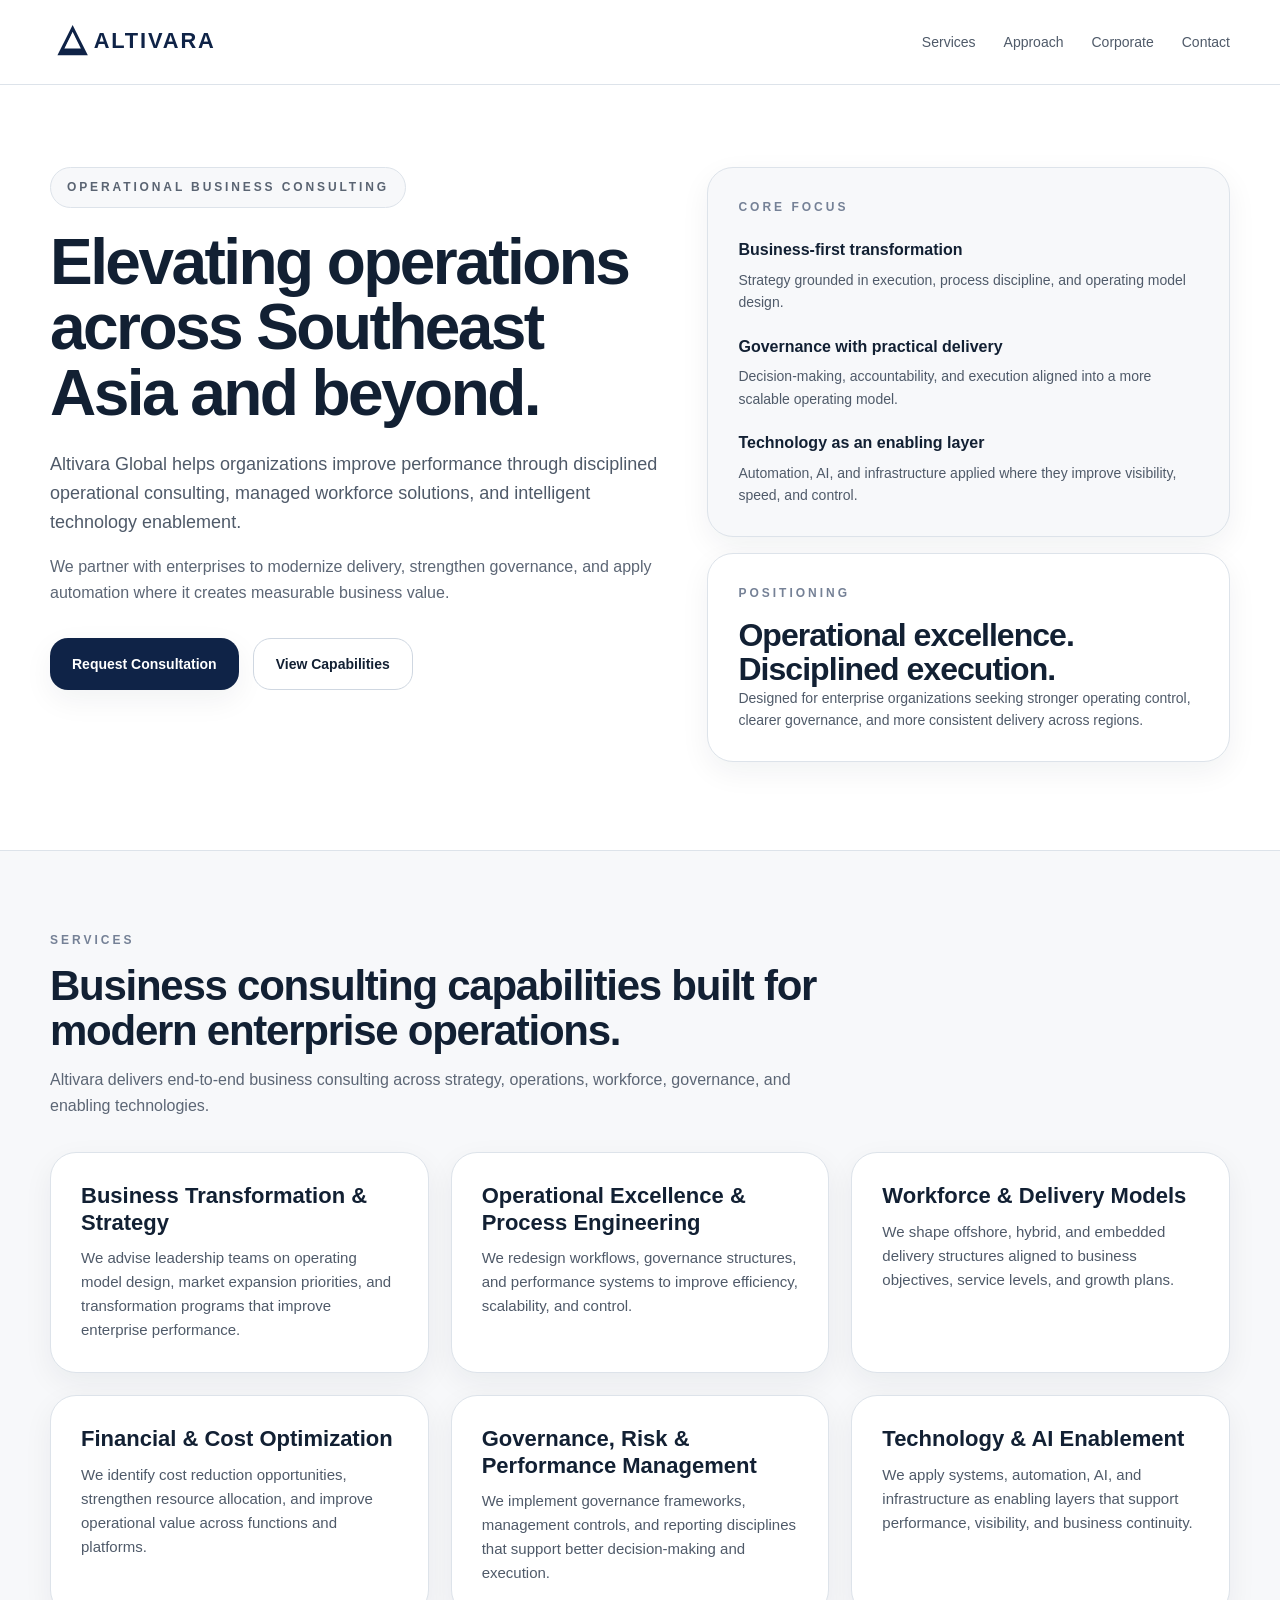
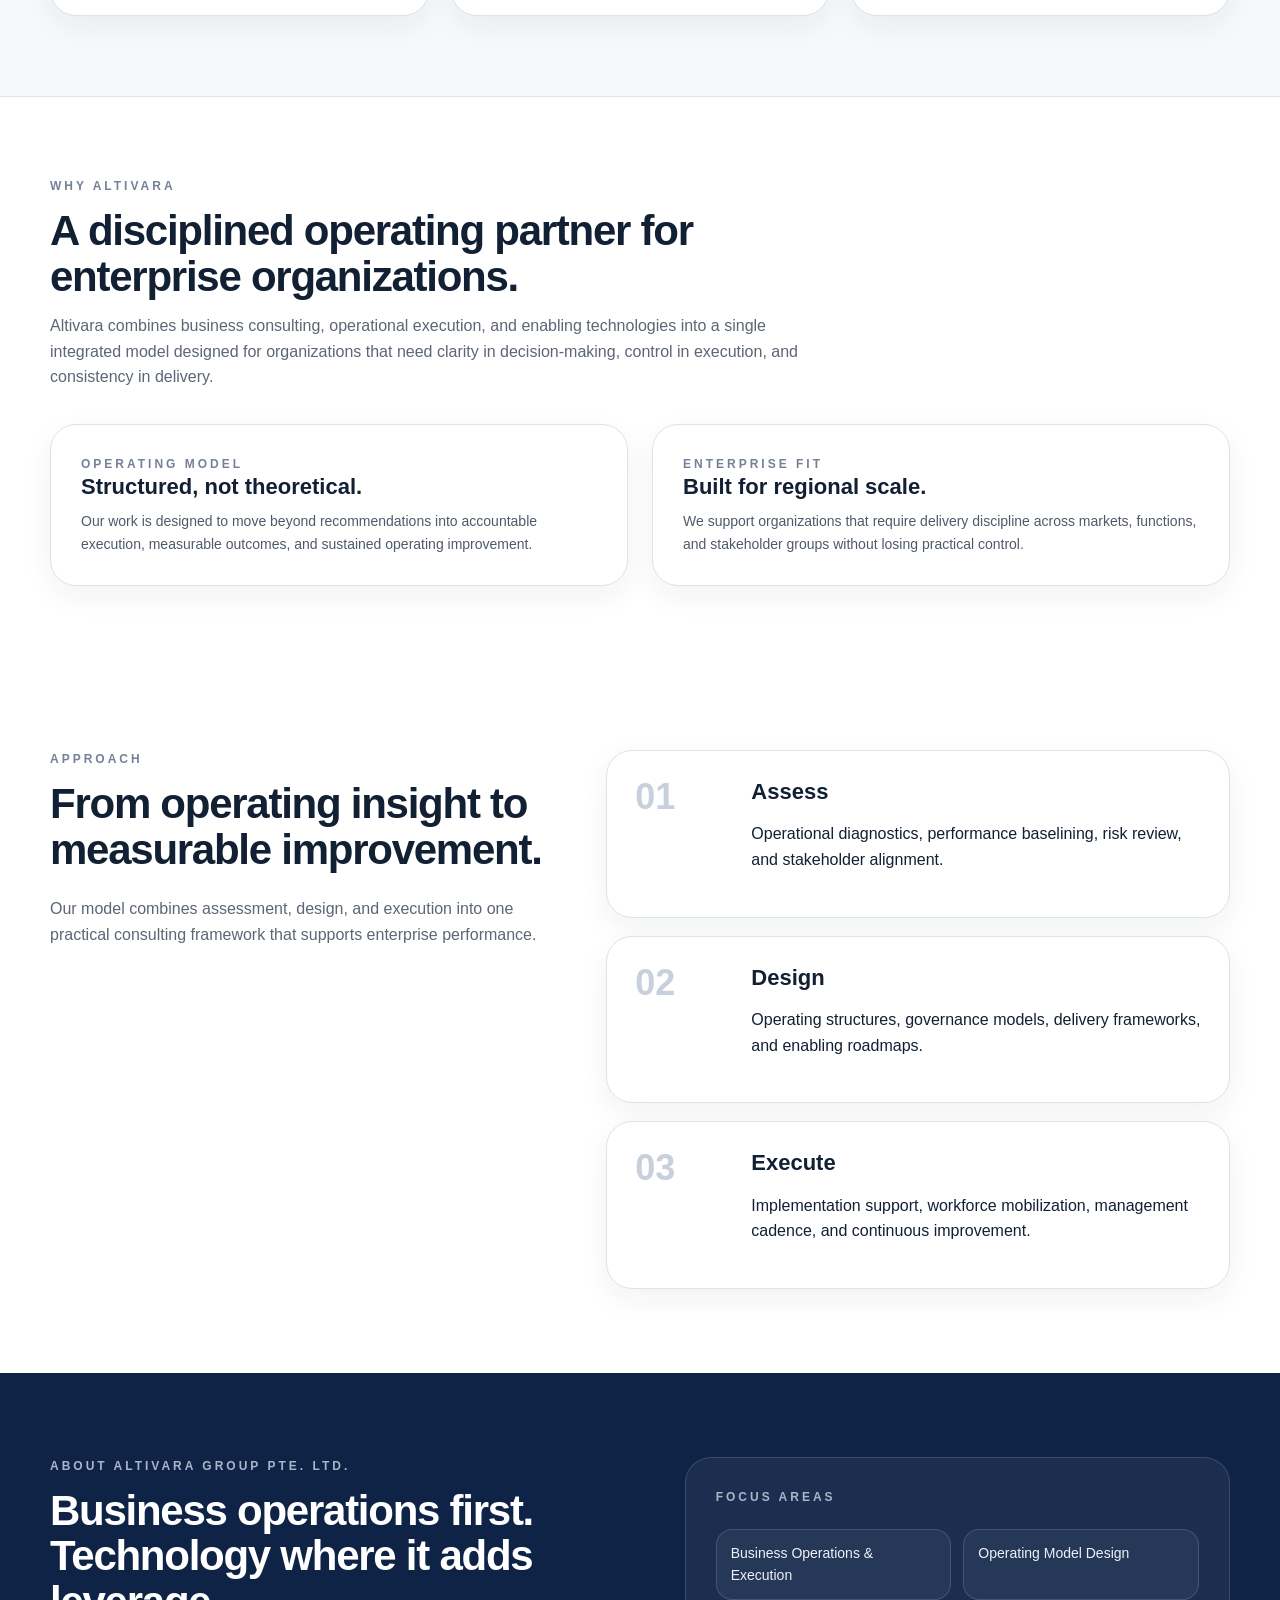
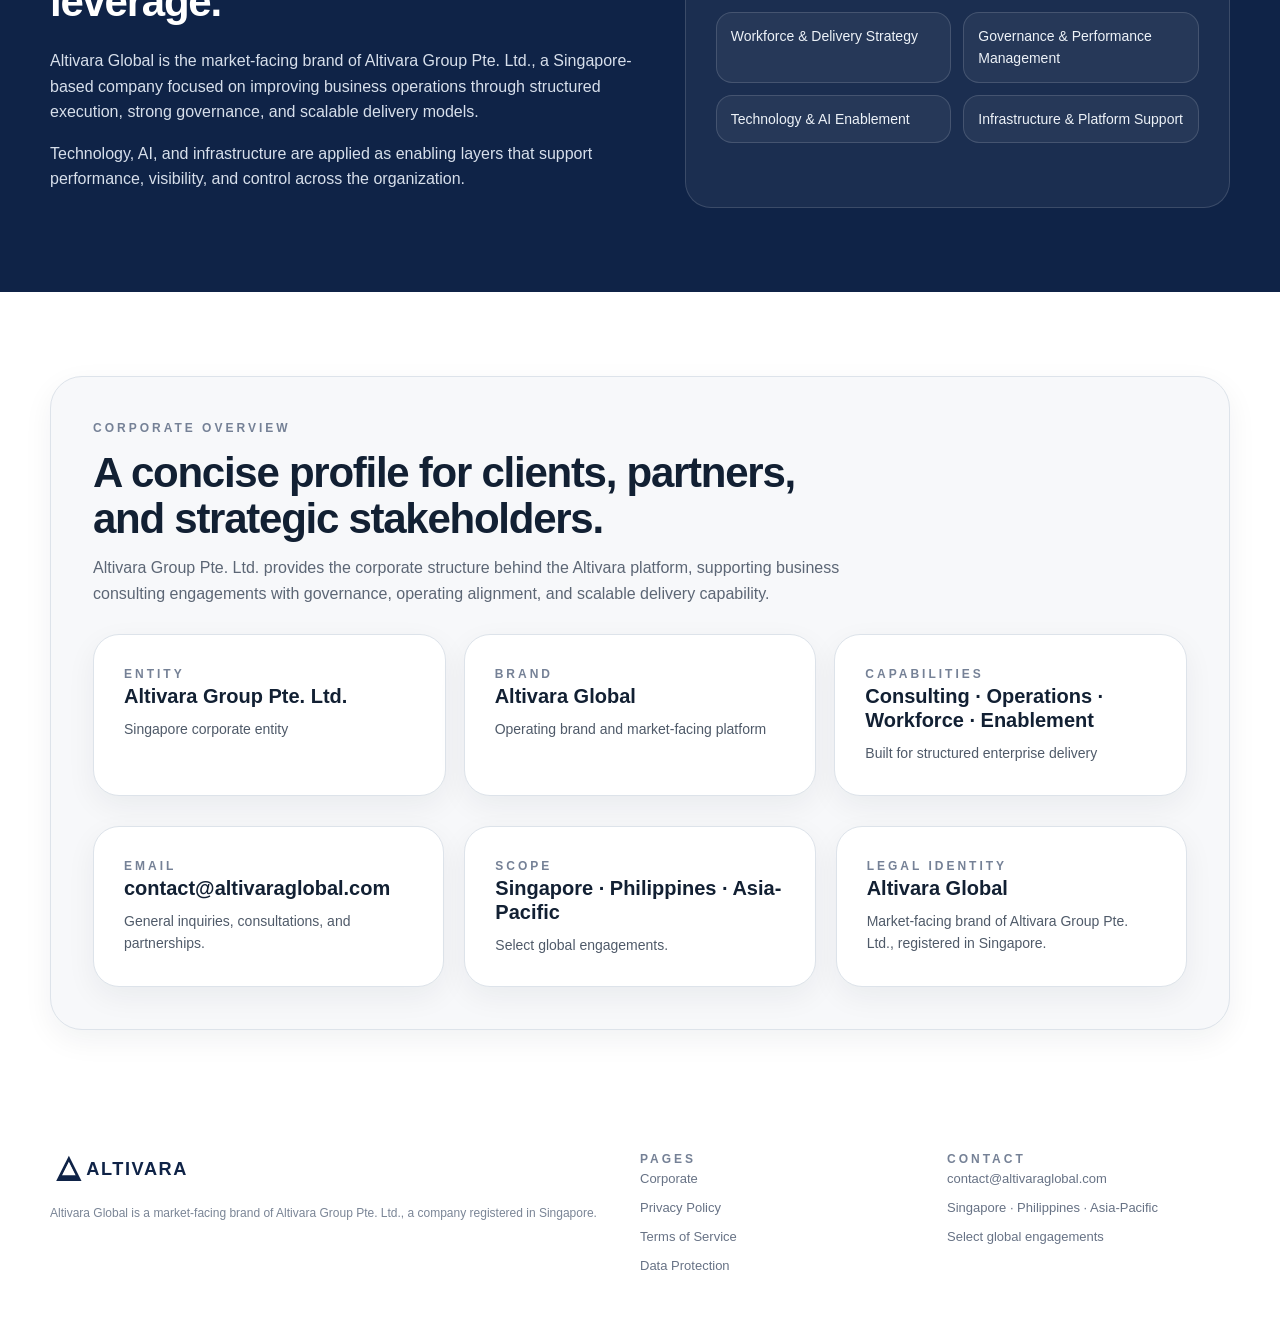
<file: index.html>
<!DOCTYPE html><html lang="en"><head><meta charset="UTF-8"><meta name="viewport" content="width=device-width, initial-scale=1.0"><title>Altivara Global</title><meta name="description" content="Altivara Global helps organizations improve business operations through structured execution, stronger governance, and scalable delivery models."><link rel="icon" href="assets/favicons/favicon.ico"><link rel="stylesheet" href="css/styles.css"></head><body>
<header>
  <div class="container header-inner">
    <a class="brand" href="index.html" aria-label="Altivara home">
      <picture>
        <source srcset="assets/logos/altivara_logo.svg" type="image/svg+xml">
        <img src="assets/logos/altivara_logo.png" alt="Altivara">
      </picture>
    </a>
    <nav>
      <a href="index.html#services">Services</a>
      <a href="index.html#approach">Approach</a>
      <a href="corporate.html">Corporate</a>
      <a href="index.html#contact">Contact</a>
    </nav>
  </div>
</header>
<main>
<section class="container hero"><div><div class="eyebrow">Operational Business Consulting</div><h1>Elevating operations<br>across Southeast Asia and beyond.</h1><p class="lead">Altivara Global helps organizations improve performance through disciplined operational consulting, managed workforce solutions, and intelligent technology enablement.</p><p class="sublead">We partner with enterprises to modernize delivery, strengthen governance, and apply automation where it creates measurable business value.</p><div class="actions"><a class="btn btn-primary" href="#contact">Request Consultation</a><a class="btn btn-secondary" href="#services">View Capabilities</a></div></div>
<div class="stack"><div class="card soft"><div class="label">Core Focus</div><div class="focus-list" style="margin-top:20px;"><div><h4>Business-first transformation</h4><p>Strategy grounded in execution, process discipline, and operating model design.</p></div><div><h4>Governance with practical delivery</h4><p>Decision-making, accountability, and execution aligned into a more scalable operating model.</p></div><div><h4>Technology as an enabling layer</h4><p>Automation, AI, and infrastructure applied where they improve visibility, speed, and control.</p></div></div></div><div class="card"><div class="label">Positioning</div><h2 style="font-size:32px; margin-top:14px;">Operational excellence. Disciplined execution.</h2><p>Designed for enterprise organizations seeking stronger operating control, clearer governance, and more consistent delivery across regions.</p></div></div></section>
<section id="services" class="band"><div class="container"><div class="section-head"><div class="label">Services</div><h2>Business consulting capabilities built for modern enterprise operations.</h2><p class="sublead">Altivara delivers end-to-end business consulting across strategy, operations, workforce, governance, and enabling technologies.</p></div><div class="services">
<div class="card service-card"><h3>Business Transformation &amp; Strategy</h3><p>We advise leadership teams on operating model design, market expansion priorities, and transformation programs that improve enterprise performance.</p></div>
<div class="card service-card"><h3>Operational Excellence &amp; Process Engineering</h3><p>We redesign workflows, governance structures, and performance systems to improve efficiency, scalability, and control.</p></div>
<div class="card service-card"><h3>Workforce &amp; Delivery Models</h3><p>We shape offshore, hybrid, and embedded delivery structures aligned to business objectives, service levels, and growth plans.</p></div>
<div class="card service-card"><h3>Financial &amp; Cost Optimization</h3><p>We identify cost reduction opportunities, strengthen resource allocation, and improve operational value across functions and platforms.</p></div>
<div class="card service-card"><h3>Governance, Risk &amp; Performance Management</h3><p>We implement governance frameworks, management controls, and reporting disciplines that support better decision-making and execution.</p></div>
<div class="card service-card"><h3>Technology &amp; AI Enablement</h3><p>We apply systems, automation, AI, and infrastructure as enabling layers that support performance, visibility, and business continuity.</p></div>
</div></div></section>
<section class="highlight-band"><div class="container"><div class="section-head"><div class="label">Why Altivara</div><h2>A disciplined operating partner for enterprise organizations.</h2><p class="sublead">Altivara combines business consulting, operational execution, and enabling technologies into a single integrated model designed for organizations that need clarity in decision-making, control in execution, and consistency in delivery.</p></div><div class="highlight-grid"><div class="card"><div class="label">Operating Model</div><h3>Structured, not theoretical.</h3><p>Our work is designed to move beyond recommendations into accountable execution, measurable outcomes, and sustained operating improvement.</p></div><div class="card"><div class="label">Enterprise Fit</div><h3>Built for regional scale.</h3><p>We support organizations that require delivery discipline across markets, functions, and stakeholder groups without losing practical control.</p></div></div></div></section>
<section id="approach" class="container approach"><div><div class="label">Approach</div><h2>From operating insight to measurable improvement.</h2><p class="sublead" style="margin-top:24px;">Our model combines assessment, design, and execution into one practical consulting framework that supports enterprise performance.</p></div><div class="steps"><div class="step"><div class="step-no">01</div><div><h3>Assess</h3><p>Operational diagnostics, performance baselining, risk review, and stakeholder alignment.</p></div></div><div class="step"><div class="step-no">02</div><div><h3>Design</h3><p>Operating structures, governance models, delivery frameworks, and enabling roadmaps.</p></div></div><div class="step"><div class="step-no">03</div><div><h3>Execute</h3><p>Implementation support, workforce mobilization, management cadence, and continuous improvement.</p></div></div></div></section>
<section class="dark-section"><div class="container dark-grid"><div><div class="label" style="color:#a9b6c8;">About Altivara Group Pte. Ltd.</div><h2>Business operations first. Technology where it adds leverage.</h2><p style="margin-top:24px;">Altivara Global is the market-facing brand of Altivara Group Pte. Ltd., a Singapore-based company focused on improving business operations through structured execution, strong governance, and scalable delivery models.</p><p>Technology, AI, and infrastructure are applied as enabling layers that support performance, visibility, and control across the organization.</p></div><div class="glass"><div class="label" style="color:#a9b6c8;">Focus Areas</div><div class="chips"><div class="chip">Business Operations &amp; Execution</div><div class="chip">Operating Model Design</div><div class="chip">Workforce &amp; Delivery Strategy</div><div class="chip">Governance &amp; Performance Management</div><div class="chip">Technology &amp; AI Enablement</div><div class="chip">Infrastructure &amp; Platform Support</div></div></div></div></section>
<section class="container contact"><div class="contact-wrap"><div class="section-head" style="margin-bottom:0;"><div class="label">Corporate Overview</div><h2>A concise profile for clients, partners, and strategic stakeholders.</h2><p class="sublead">Altivara Group Pte. Ltd. provides the corporate structure behind the Altivara platform, supporting business consulting engagements with governance, operating alignment, and scalable delivery capability.</p></div><div class="structure"><div class="card" style="margin:0;"><div class="label">Entity</div><h3 style="font-size:20px;">Altivara Group Pte. Ltd.</h3><p>Singapore corporate entity</p></div><div class="card" style="margin:0;"><div class="label">Brand</div><h3 style="font-size:20px;">Altivara Global</h3><p>Operating brand and market-facing platform</p></div><div class="card" style="margin:0;"><div class="label">Capabilities</div><h3 style="font-size:20px;">Consulting · Operations · Workforce · Enablement</h3><p>Built for structured enterprise delivery</p></div></div>
<div id="contact" class="contact-grid"><div class="card" style="margin:0;"><div class="label">Email</div><h3 style="font-size:20px;">contact@altivaraglobal.com</h3><p>General inquiries, consultations, and partnerships.</p></div><div class="card" style="margin:0;"><div class="label">Scope</div><h3 style="font-size:20px;">Singapore · Philippines · Asia-Pacific</h3><p>Select global engagements.</p></div><div class="card" style="margin:0;"><div class="label">Legal Identity</div><h3 style="font-size:20px;">Altivara Global</h3><p>Market-facing brand of Altivara Group Pte. Ltd., registered in Singapore.</p></div></div></div></section>
</main>
<footer>
  <div class="container footer-grid">
    <div>
      <picture>
        <source srcset="assets/logos/altivara_logo.svg" type="image/svg+xml">
        <img src="assets/logos/altivara_logo.png" alt="Altivara" style="height:40px;width:auto;">
      </picture>
      <div class="legal-note">Altivara Global is a market-facing brand of Altivara Group Pte. Ltd., a company registered in Singapore.</div>
    </div>
    <div>
      <div class="label">Pages</div>
      <ul>
        <li><a href="corporate.html">Corporate</a></li>
        <li><a href="privacy.html">Privacy Policy</a></li>
        <li><a href="terms.html">Terms of Service</a></li>
        <li><a href="data-protection.html">Data Protection</a></li>
      </ul>
    </div>
    <div>
      <div class="label">Contact</div>
      <ul>
        <li><a href="mailto:contact@altivaraglobal.com">contact@altivaraglobal.com</a></li>
        <li>Singapore · Philippines · Asia-Pacific</li>
        <li>Select global engagements</li>
      </ul>
    </div>
  </div>
</footer>
</body></html>
</file>
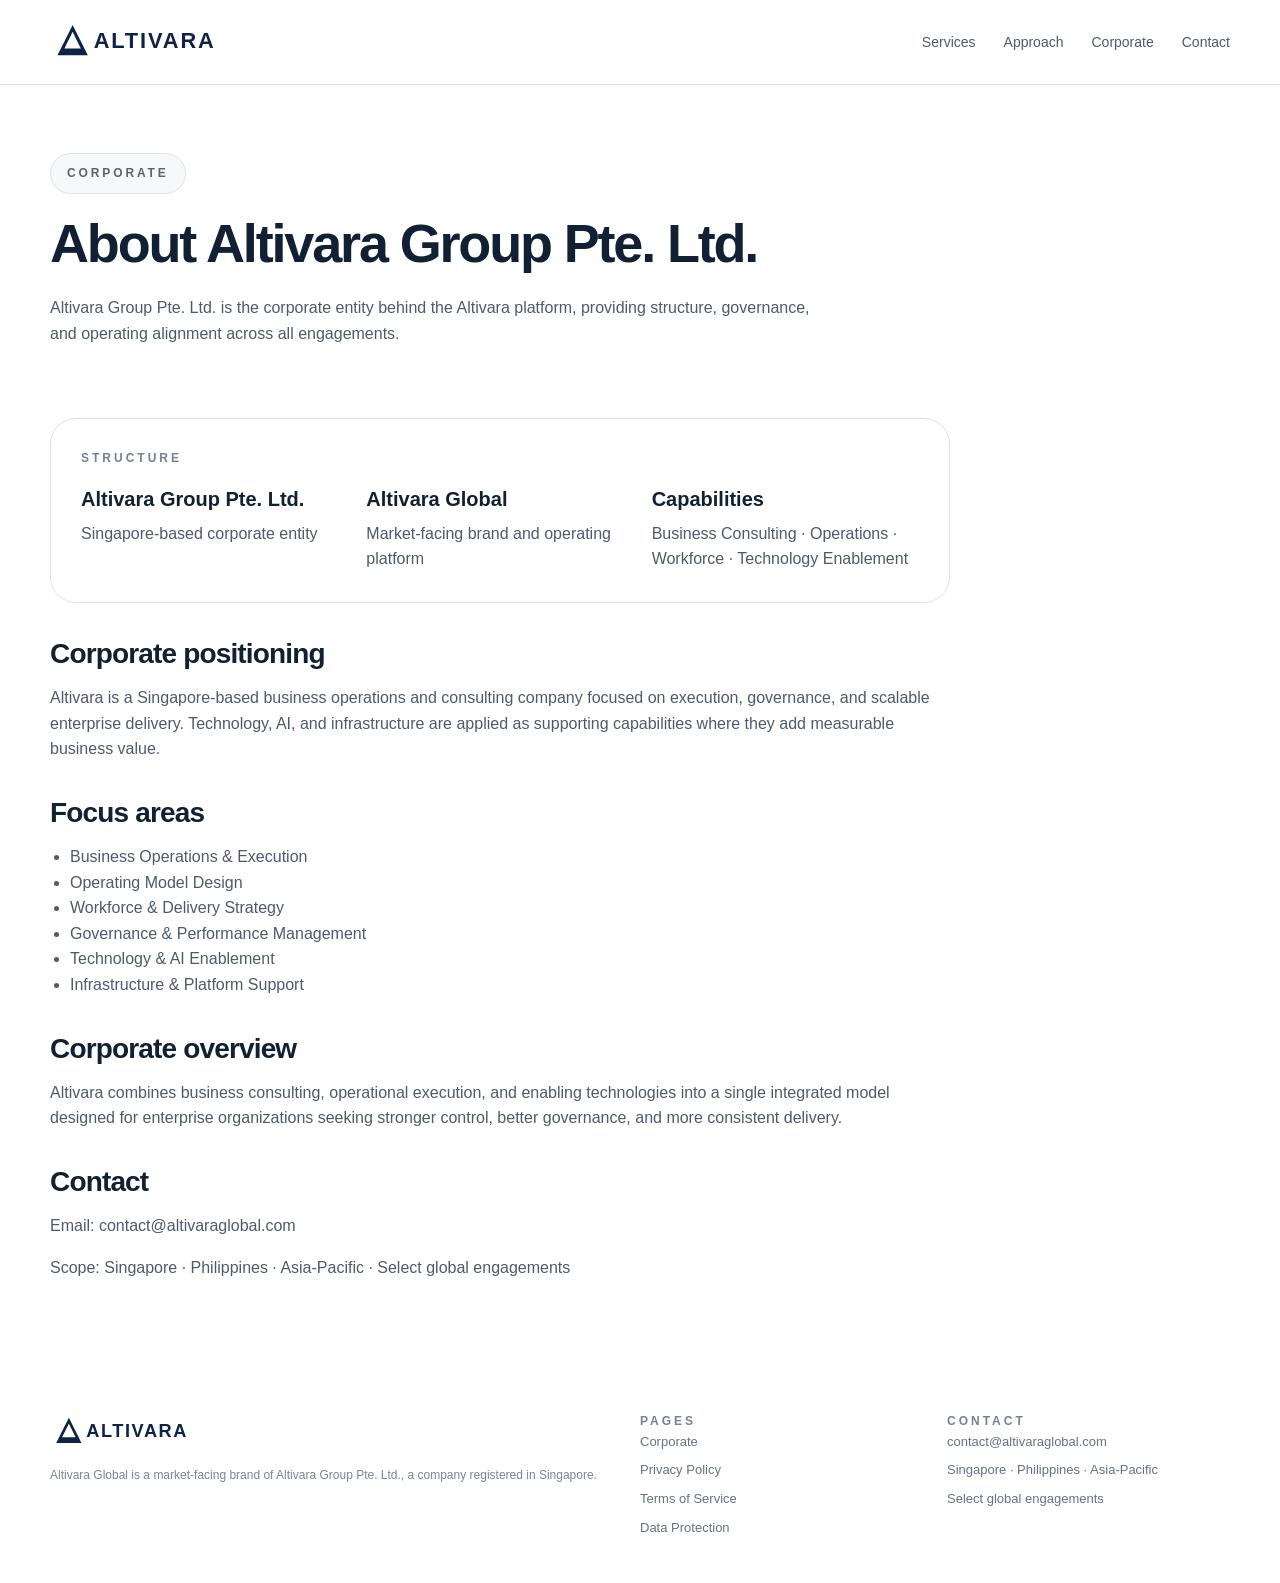
<file: corporate.html>
<!DOCTYPE html><html lang="en"><head><meta charset="UTF-8"><meta name="viewport" content="width=device-width, initial-scale=1.0"><title>Corporate | Altivara</title><meta name="description" content="Corporate overview of Altivara Group Pte. Ltd. and Altivara Global."><link rel="icon" href="assets/favicons/favicon.ico"><link rel="stylesheet" href="css/styles.css"></head><body>
<header>
  <div class="container header-inner">
    <a class="brand" href="index.html" aria-label="Altivara home">
      <picture>
        <source srcset="assets/logos/altivara_logo.svg" type="image/svg+xml">
        <img src="assets/logos/altivara_logo.png" alt="Altivara">
      </picture>
    </a>
    <nav>
      <a href="index.html#services">Services</a>
      <a href="index.html#approach">Approach</a>
      <a href="corporate.html">Corporate</a>
      <a href="index.html#contact">Contact</a>
    </nav>
  </div>
</header>
<main><section class="container page-hero"><div class="content"><div class="eyebrow">Corporate</div><h1>About Altivara Group Pte. Ltd.</h1><p class="lead">Altivara Group Pte. Ltd. is the corporate entity behind the Altivara platform, providing structure, governance, and operating alignment across all engagements.</p></div></section><section class="container page-body"><div class="content"><div class="card"><div class="label">Structure</div><div class="structure" style="margin-top:18px;"><div><h3 style="font-size:20px;">Altivara Group Pte. Ltd.</h3><p>Singapore-based corporate entity</p></div><div><h3 style="font-size:20px;">Altivara Global</h3><p>Market-facing brand and operating platform</p></div><div><h3 style="font-size:20px;">Capabilities</h3><p>Business Consulting · Operations · Workforce · Technology Enablement</p></div></div></div><h2>Corporate positioning</h2><p>Altivara is a Singapore-based business operations and consulting company focused on execution, governance, and scalable enterprise delivery. Technology, AI, and infrastructure are applied as supporting capabilities where they add measurable business value.</p><h2>Focus areas</h2><ul><li>Business Operations &amp; Execution</li><li>Operating Model Design</li><li>Workforce &amp; Delivery Strategy</li><li>Governance &amp; Performance Management</li><li>Technology &amp; AI Enablement</li><li>Infrastructure &amp; Platform Support</li></ul><h2>Corporate overview</h2><p>Altivara combines business consulting, operational execution, and enabling technologies into a single integrated model designed for enterprise organizations seeking stronger control, better governance, and more consistent delivery.</p><h2>Contact</h2><p>Email: <a href="mailto:contact@altivaraglobal.com">contact@altivaraglobal.com</a></p><p>Scope: Singapore · Philippines · Asia-Pacific · Select global engagements</p></div></section></main>
<footer>
  <div class="container footer-grid">
    <div>
      <picture>
        <source srcset="assets/logos/altivara_logo.svg" type="image/svg+xml">
        <img src="assets/logos/altivara_logo.png" alt="Altivara" style="height:40px;width:auto;">
      </picture>
      <div class="legal-note">Altivara Global is a market-facing brand of Altivara Group Pte. Ltd., a company registered in Singapore.</div>
    </div>
    <div>
      <div class="label">Pages</div>
      <ul>
        <li><a href="corporate.html">Corporate</a></li>
        <li><a href="privacy.html">Privacy Policy</a></li>
        <li><a href="terms.html">Terms of Service</a></li>
        <li><a href="data-protection.html">Data Protection</a></li>
      </ul>
    </div>
    <div>
      <div class="label">Contact</div>
      <ul>
        <li><a href="mailto:contact@altivaraglobal.com">contact@altivaraglobal.com</a></li>
        <li>Singapore · Philippines · Asia-Pacific</li>
        <li>Select global engagements</li>
      </ul>
    </div>
  </div>
</footer>
</body></html>
</file>
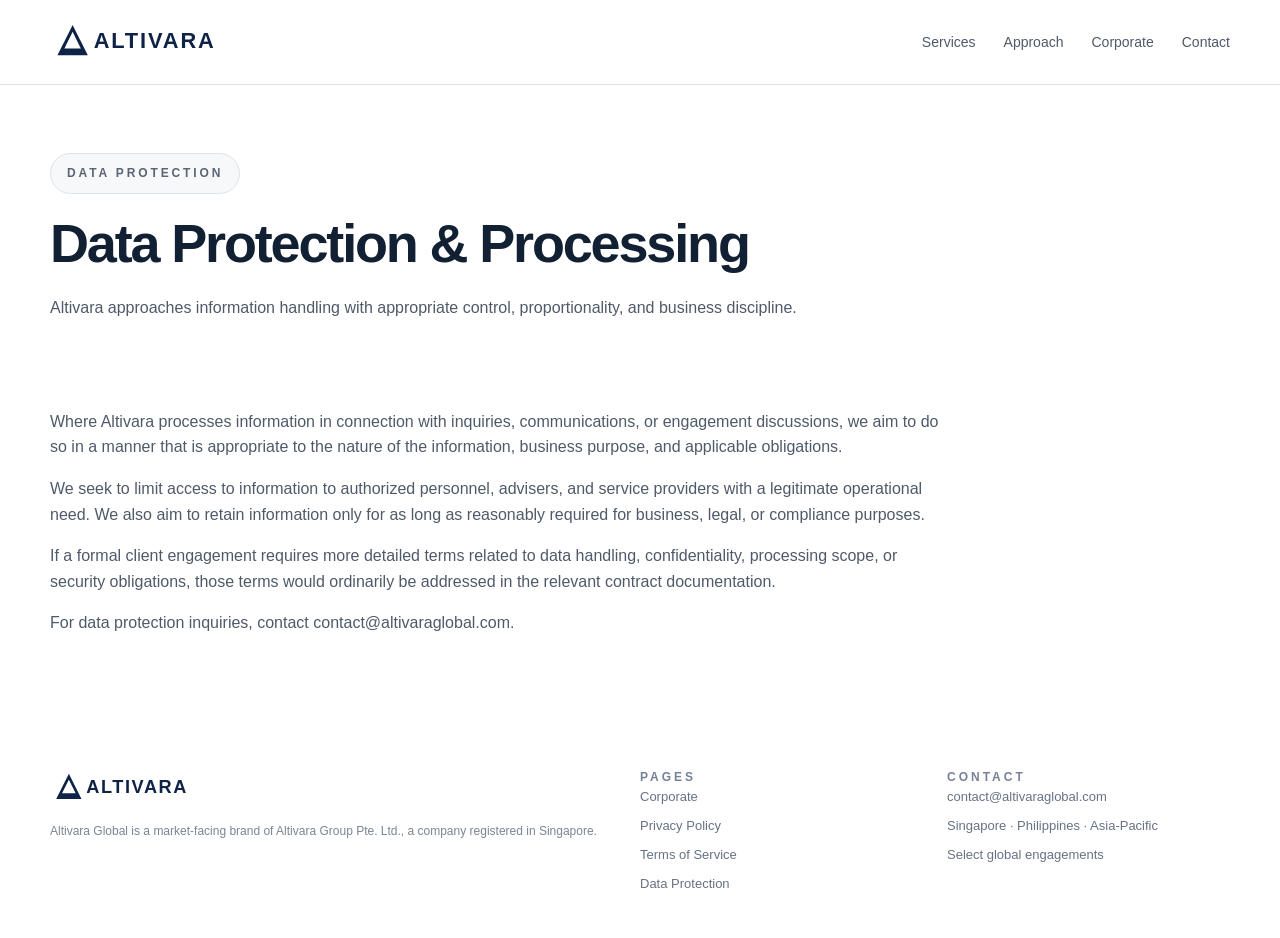
<file: data-protection.html>
<!DOCTYPE html><html lang="en"><head><meta charset="UTF-8"><meta name="viewport" content="width=device-width, initial-scale=1.0"><title>Data Protection | Altivara</title><link rel="icon" href="assets/favicons/favicon.ico"><link rel="stylesheet" href="css/styles.css"></head><body>
<header>
  <div class="container header-inner">
    <a class="brand" href="index.html" aria-label="Altivara home">
      <picture>
        <source srcset="assets/logos/altivara_logo.svg" type="image/svg+xml">
        <img src="assets/logos/altivara_logo.png" alt="Altivara">
      </picture>
    </a>
    <nav>
      <a href="index.html#services">Services</a>
      <a href="index.html#approach">Approach</a>
      <a href="corporate.html">Corporate</a>
      <a href="index.html#contact">Contact</a>
    </nav>
  </div>
</header>
<main><section class="container page-hero"><div class="content"><div class="eyebrow">Data Protection</div><h1>Data Protection &amp; Processing</h1><p class="lead">Altivara approaches information handling with appropriate control, proportionality, and business discipline.</p></div></section><section class="container page-body"><div class="content"><p>Where Altivara processes information in connection with inquiries, communications, or engagement discussions, we aim to do so in a manner that is appropriate to the nature of the information, business purpose, and applicable obligations.</p><p>We seek to limit access to information to authorized personnel, advisers, and service providers with a legitimate operational need. We also aim to retain information only for as long as reasonably required for business, legal, or compliance purposes.</p><p>If a formal client engagement requires more detailed terms related to data handling, confidentiality, processing scope, or security obligations, those terms would ordinarily be addressed in the relevant contract documentation.</p><p>For data protection inquiries, contact <a href="mailto:contact@altivaraglobal.com">contact@altivaraglobal.com</a>.</p></div></section></main>
<footer>
  <div class="container footer-grid">
    <div>
      <picture>
        <source srcset="assets/logos/altivara_logo.svg" type="image/svg+xml">
        <img src="assets/logos/altivara_logo.png" alt="Altivara" style="height:40px;width:auto;">
      </picture>
      <div class="legal-note">Altivara Global is a market-facing brand of Altivara Group Pte. Ltd., a company registered in Singapore.</div>
    </div>
    <div>
      <div class="label">Pages</div>
      <ul>
        <li><a href="corporate.html">Corporate</a></li>
        <li><a href="privacy.html">Privacy Policy</a></li>
        <li><a href="terms.html">Terms of Service</a></li>
        <li><a href="data-protection.html">Data Protection</a></li>
      </ul>
    </div>
    <div>
      <div class="label">Contact</div>
      <ul>
        <li><a href="mailto:contact@altivaraglobal.com">contact@altivaraglobal.com</a></li>
        <li>Singapore · Philippines · Asia-Pacific</li>
        <li>Select global engagements</li>
      </ul>
    </div>
  </div>
</footer>
</body></html>
</file>
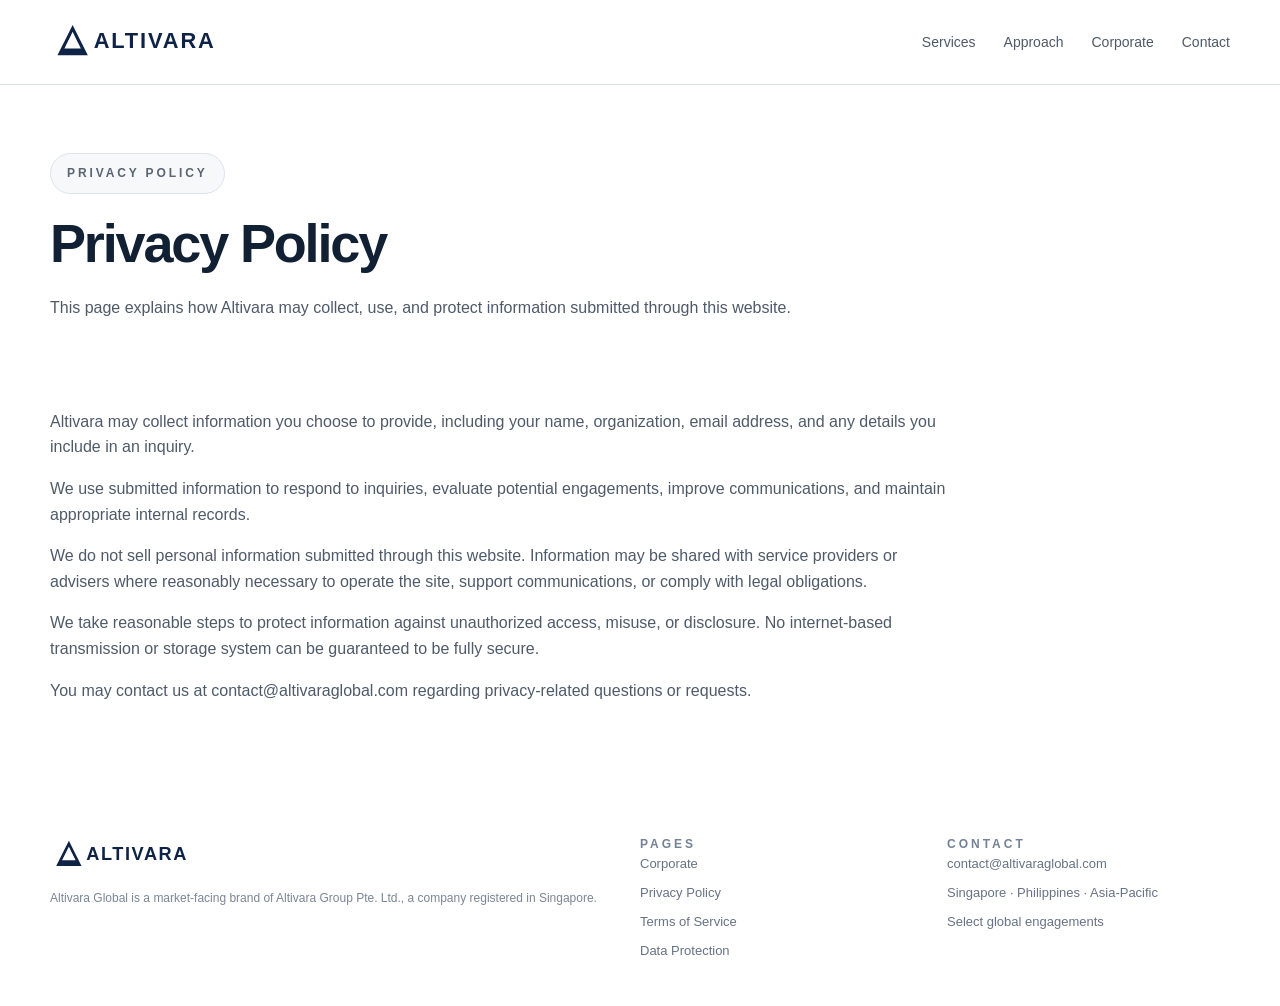
<file: privacy.html>
<!DOCTYPE html><html lang="en"><head><meta charset="UTF-8"><meta name="viewport" content="width=device-width, initial-scale=1.0"><title>Privacy Policy | Altivara</title><link rel="icon" href="assets/favicons/favicon.ico"><link rel="stylesheet" href="css/styles.css"></head><body>
<header>
  <div class="container header-inner">
    <a class="brand" href="index.html" aria-label="Altivara home">
      <picture>
        <source srcset="assets/logos/altivara_logo.svg" type="image/svg+xml">
        <img src="assets/logos/altivara_logo.png" alt="Altivara">
      </picture>
    </a>
    <nav>
      <a href="index.html#services">Services</a>
      <a href="index.html#approach">Approach</a>
      <a href="corporate.html">Corporate</a>
      <a href="index.html#contact">Contact</a>
    </nav>
  </div>
</header>
<main><section class="container page-hero"><div class="content"><div class="eyebrow">Privacy Policy</div><h1>Privacy Policy</h1><p class="lead">This page explains how Altivara may collect, use, and protect information submitted through this website.</p></div></section><section class="container page-body"><div class="content"><p>Altivara may collect information you choose to provide, including your name, organization, email address, and any details you include in an inquiry.</p><p>We use submitted information to respond to inquiries, evaluate potential engagements, improve communications, and maintain appropriate internal records.</p><p>We do not sell personal information submitted through this website. Information may be shared with service providers or advisers where reasonably necessary to operate the site, support communications, or comply with legal obligations.</p><p>We take reasonable steps to protect information against unauthorized access, misuse, or disclosure. No internet-based transmission or storage system can be guaranteed to be fully secure.</p><p>You may contact us at <a href="mailto:contact@altivaraglobal.com">contact@altivaraglobal.com</a> regarding privacy-related questions or requests.</p></div></section></main>
<footer>
  <div class="container footer-grid">
    <div>
      <picture>
        <source srcset="assets/logos/altivara_logo.svg" type="image/svg+xml">
        <img src="assets/logos/altivara_logo.png" alt="Altivara" style="height:40px;width:auto;">
      </picture>
      <div class="legal-note">Altivara Global is a market-facing brand of Altivara Group Pte. Ltd., a company registered in Singapore.</div>
    </div>
    <div>
      <div class="label">Pages</div>
      <ul>
        <li><a href="corporate.html">Corporate</a></li>
        <li><a href="privacy.html">Privacy Policy</a></li>
        <li><a href="terms.html">Terms of Service</a></li>
        <li><a href="data-protection.html">Data Protection</a></li>
      </ul>
    </div>
    <div>
      <div class="label">Contact</div>
      <ul>
        <li><a href="mailto:contact@altivaraglobal.com">contact@altivaraglobal.com</a></li>
        <li>Singapore · Philippines · Asia-Pacific</li>
        <li>Select global engagements</li>
      </ul>
    </div>
  </div>
</footer>
</body></html>
</file>
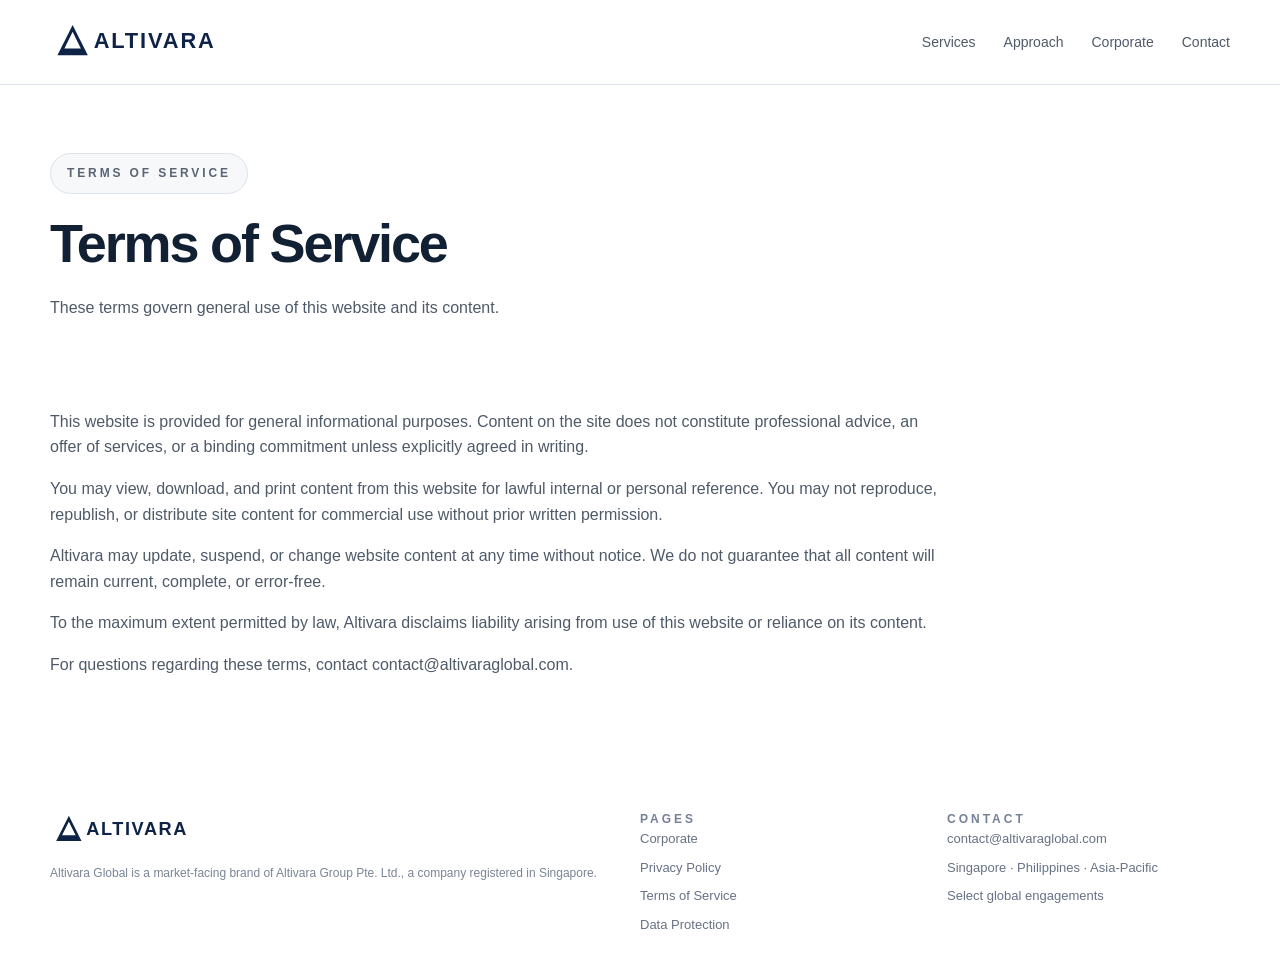
<file: terms.html>
<!DOCTYPE html><html lang="en"><head><meta charset="UTF-8"><meta name="viewport" content="width=device-width, initial-scale=1.0"><title>Terms of Service | Altivara</title><link rel="icon" href="assets/favicons/favicon.ico"><link rel="stylesheet" href="css/styles.css"></head><body>
<header>
  <div class="container header-inner">
    <a class="brand" href="index.html" aria-label="Altivara home">
      <picture>
        <source srcset="assets/logos/altivara_logo.svg" type="image/svg+xml">
        <img src="assets/logos/altivara_logo.png" alt="Altivara">
      </picture>
    </a>
    <nav>
      <a href="index.html#services">Services</a>
      <a href="index.html#approach">Approach</a>
      <a href="corporate.html">Corporate</a>
      <a href="index.html#contact">Contact</a>
    </nav>
  </div>
</header>
<main><section class="container page-hero"><div class="content"><div class="eyebrow">Terms of Service</div><h1>Terms of Service</h1><p class="lead">These terms govern general use of this website and its content.</p></div></section><section class="container page-body"><div class="content"><p>This website is provided for general informational purposes. Content on the site does not constitute professional advice, an offer of services, or a binding commitment unless explicitly agreed in writing.</p><p>You may view, download, and print content from this website for lawful internal or personal reference. You may not reproduce, republish, or distribute site content for commercial use without prior written permission.</p><p>Altivara may update, suspend, or change website content at any time without notice. We do not guarantee that all content will remain current, complete, or error-free.</p><p>To the maximum extent permitted by law, Altivara disclaims liability arising from use of this website or reliance on its content.</p><p>For questions regarding these terms, contact <a href="mailto:contact@altivaraglobal.com">contact@altivaraglobal.com</a>.</p></div></section></main>
<footer>
  <div class="container footer-grid">
    <div>
      <picture>
        <source srcset="assets/logos/altivara_logo.svg" type="image/svg+xml">
        <img src="assets/logos/altivara_logo.png" alt="Altivara" style="height:40px;width:auto;">
      </picture>
      <div class="legal-note">Altivara Global is a market-facing brand of Altivara Group Pte. Ltd., a company registered in Singapore.</div>
    </div>
    <div>
      <div class="label">Pages</div>
      <ul>
        <li><a href="corporate.html">Corporate</a></li>
        <li><a href="privacy.html">Privacy Policy</a></li>
        <li><a href="terms.html">Terms of Service</a></li>
        <li><a href="data-protection.html">Data Protection</a></li>
      </ul>
    </div>
    <div>
      <div class="label">Contact</div>
      <ul>
        <li><a href="mailto:contact@altivaraglobal.com">contact@altivaraglobal.com</a></li>
        <li>Singapore · Philippines · Asia-Pacific</li>
        <li>Select global engagements</li>
      </ul>
    </div>
  </div>
</footer>
</body></html>
</file>
<file: css/styles.css>
:root{
  --bg:#ffffff; --soft:#f7f8fa; --text:#122033; --muted:#5c6675; --line:#dde3ea; --navy:#0f2347;
  --max:1180px; --radius:26px; --shadow:0 10px 30px rgba(18,32,51,.06);
}
*{box-sizing:border-box} html{scroll-behavior:smooth} body{margin:0;font-family:Arial,Helvetica,sans-serif;background:var(--bg);color:var(--text);line-height:1.6}
a{color:inherit;text-decoration:none} img{max-width:100%;display:block}
.container{width:min(var(--max),calc(100% - 48px));margin:0 auto}
header{position:sticky;top:0;z-index:50;background:rgba(255,255,255,.95);backdrop-filter:blur(10px);border-bottom:1px solid var(--line)}
.header-inner{display:flex;align-items:center;justify-content:space-between;gap:24px;padding:18px 0}
.brand{display:flex;align-items:center} .brand img{height:48px;width:auto}
nav{display:flex;gap:28px;font-size:14px;color:#4f5a69} nav a:hover{color:var(--navy)}
.hero{padding:82px 0 88px;display:grid;grid-template-columns:1.08fr .92fr;gap:44px;align-items:start}
.eyebrow{display:inline-flex;align-items:center;padding:10px 16px;border:1px solid var(--line);border-radius:999px;background:var(--soft);font-size:12px;font-weight:700;letter-spacing:.24em;text-transform:uppercase;color:#5a6472}
h1{font-size:clamp(40px,6vw,64px);line-height:1.02;letter-spacing:-.04em;margin:22px 0 0;max-width:760px}
h2{font-size:clamp(30px,4vw,42px);line-height:1.08;letter-spacing:-.03em;margin:12px 0 0}
h3{margin:0 0 10px 0;font-size:22px;line-height:1.2} .lead{margin-top:24px;font-size:18px;color:#4f5a69;max-width:760px}
.sublead{margin-top:14px;font-size:16px;color:var(--muted);max-width:760px}
.actions{display:flex;gap:14px;flex-wrap:wrap;margin-top:32px}
.btn{display:inline-flex;align-items:center;justify-content:center;padding:14px 22px;border-radius:18px;font-size:14px;font-weight:700;transition:.2s ease}
.btn-primary{background:var(--navy);color:#fff;box-shadow:var(--shadow)} .btn-secondary{border:1px solid #cfd7e1;background:#fff;color:var(--text)} .btn:hover{transform:translateY(-1px)}
.stack{display:grid;gap:16px} .card{background:#fff;border:1px solid var(--line);border-radius:var(--radius);padding:30px;box-shadow:var(--shadow)} .card.soft{background:var(--soft)}
.label{font-size:12px;text-transform:uppercase;letter-spacing:.25em;color:#758196;font-weight:700}
.focus-list>div+div{margin-top:20px} .focus-list h4{margin:0 0 6px 0;font-size:16px} .focus-list p,.card p{margin:0;color:#4f5a69;font-size:14px}
.band{background:var(--soft);border-top:1px solid var(--line);border-bottom:1px solid var(--line);padding:80px 0}
.section-head{max-width:780px;margin-bottom:34px} .services{display:grid;grid-template-columns:repeat(3,1fr);gap:22px} .service-card{min-height:220px} .service-card p{font-size:15px}
.highlight-band{padding:80px 0} .highlight-grid{display:grid;grid-template-columns:1fr 1fr;gap:24px}
.approach{padding:84px 0;display:grid;grid-template-columns:.9fr 1.1fr;gap:46px;align-items:start} .steps{display:grid;gap:18px}
.step{display:grid;grid-template-columns:100px 1fr;gap:16px;align-items:start;border:1px solid var(--line);border-radius:var(--radius);padding:28px;background:#fff;box-shadow:var(--shadow)} .step-no{font-size:36px;font-weight:700;color:#c7d0dc;line-height:1}
.dark-section{background:var(--navy);color:#fff;padding:84px 0} .dark-section p{color:#d7dfeb} .dark-grid{display:grid;grid-template-columns:1fr .92fr;gap:42px}
.glass{border:1px solid rgba(255,255,255,.14);background:rgba(255,255,255,.05);border-radius:var(--radius);padding:30px}
.chips{display:grid;grid-template-columns:repeat(2,1fr);gap:12px;margin-top:22px} .chip{padding:12px 14px;border-radius:16px;border:1px solid rgba(255,255,255,.14);background:rgba(255,255,255,.05);font-size:14px;color:#edf2f8}
.structure{display:grid;grid-template-columns:repeat(3,1fr);gap:18px;margin-top:28px}
.contact{padding:84px 0} .contact-wrap{background:var(--soft);border:1px solid var(--line);border-radius:32px;padding:42px;box-shadow:var(--shadow)} .contact-grid{display:grid;grid-template-columns:repeat(3,1fr);gap:20px;margin-top:30px}
footer{padding:28px 0 44px;color:#677285;font-size:13px} .footer-grid{display:grid;grid-template-columns:2fr 1fr 1fr;gap:24px;padding-top:8px} footer ul{list-style:none;margin:0;padding:0} footer li+li{margin-top:8px}
.legal-note{margin-top:14px;font-size:12px;color:#7a8596}
.page-hero{padding:68px 0 44px} .page-body{padding:12px 0 80px} .content{max-width:900px} .content h1{font-size:clamp(36px,5vw,54px)} .content h2{font-size:28px;margin-top:36px} .content p,.content li{font-size:16px;color:#4f5a69} .content ul{padding-left:20px} .content .card{box-shadow:none}
@media (max-width:980px){.hero,.approach,.dark-grid,.highlight-grid{grid-template-columns:1fr} .services,.contact-grid,.structure{grid-template-columns:1fr}}
@media (max-width:760px){.container{width:min(var(--max),calc(100% - 32px))} nav{display:none} .header-inner{padding:14px 0} .brand img{height:42px} .hero,.band,.approach,.dark-section,.contact,.highlight-band{padding-top:56px;padding-bottom:56px} .card,.step,.glass,.contact-wrap{padding:24px} .step{grid-template-columns:1fr} .chips{grid-template-columns:1fr} .footer-grid{grid-template-columns:1fr}}
</file>
